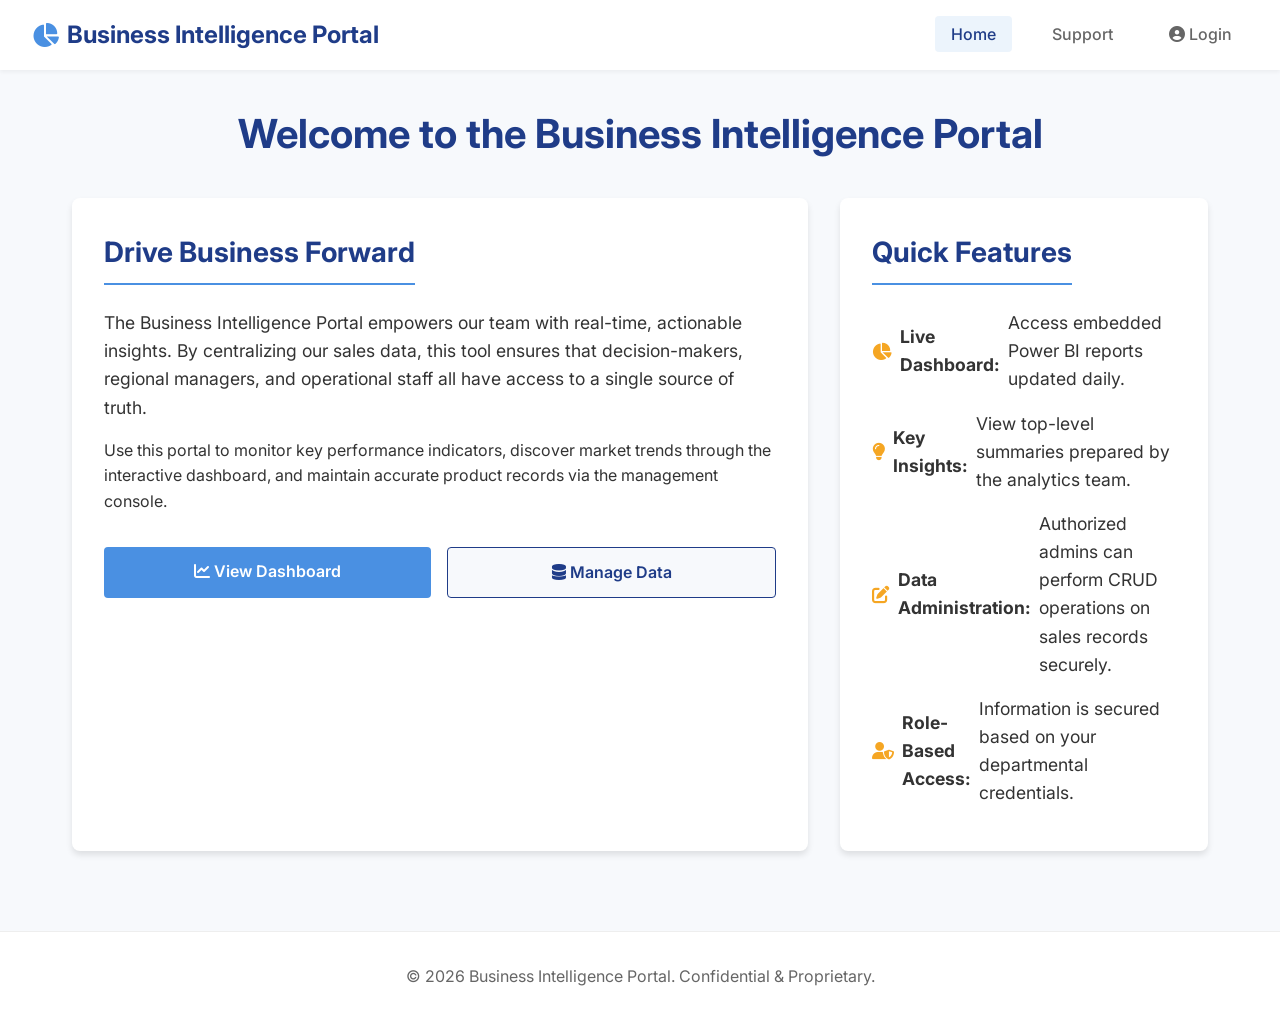
<file: Frontend/index.html>
<!DOCTYPE html>
<html lang="en">
<head>
    <meta charset="UTF-8">
    <meta name="viewport" content="width=device-width, initial-scale=1.0">
    <title>Home - Business Intelligence Portal</title>
    
    <link rel="preconnect" href="https://fonts.googleapis.com">
    <link rel="preconnect" href="https://fonts.gstatic.com" crossorigin>
    <link href="https://fonts.googleapis.com/css2?family=Inter:wght@300;400;500;600;700&display=swap" rel="stylesheet">
    <link rel="stylesheet" href="https://cdnjs.cloudflare.com/ajax/libs/font-awesome/6.4.0/css/all.min.css">
    <link rel="stylesheet" href="static/css/style.css">
</head>
<body>
    <nav class="navbar">
        <a href="index.html" class="nav-brand">
            <i class="fa-solid fa-chart-pie"></i>
            Business Intelligence Portal
        </a>
        <ul class="nav-menu">
            <li><a href="index.html" class="nav-link">Home</a></li>
            <li><a href="dashboard.html" class="nav-link">Dashboard</a></li>
            <li><a href="insights.html" class="nav-link">Insights</a></li>
            <li><a href="manage.html" class="nav-link">Manage Data</a></li>
            <li><a href="about.html" class="nav-link">Support</a></li>
            <li><a href="login.html" class="nav-link"><i class="fa-solid fa-user-circle"></i> Login</a></li>
        </ul>
    </nav>

    <main class="container">
        <h1 class="page-title">Welcome to the Business Intelligence Portal</h1>

        <div class="overview-grid">
            <!-- Business Value Description -->
            <div class="card">
                <h2 class="section-title">Drive Business Forward</h2>
                <p style="margin-bottom: 1rem; font-size: 1.1rem;">
                    The Business Intelligence Portal empowers our team with real-time, actionable insights. 
                    By centralizing our sales data, this tool ensures that decision-makers, regional managers, 
                    and operational staff all have access to a single source of truth.
                </p>
                <p>
                    Use this portal to monitor key performance indicators, discover market trends through 
                    the interactive dashboard, and maintain accurate product records via the management console.
                </p>

                <div style="display: flex; gap: 1rem; margin-top: 2rem;">
                    <a href="dashboard.html" class="btn btn-primary" style="flex: 1;"><i class="fa-solid fa-chart-line"></i> View Dashboard</a>
                    <a href="manage.html" class="btn" style="flex: 1; background-color: var(--bg-color); color: var(--primary-color); border: 1px solid var(--primary-color);"><i class="fa-solid fa-database"></i> Manage Data</a>
                </div>
            </div>

            <!-- Quick Links / Features -->
            <div class="card">
                <h2 class="section-title">Quick Features</h2>
                <ul class="tools-list" style="font-size: 1.1rem;">
                    <li>
                        <i class="fa-solid fa-chart-pie fa-fw"></i>
                        <strong>Live Dashboard:</strong> Access embedded Power BI reports updated daily.
                    </li>
                    <li style="margin-top: 1rem;">
                        <i class="fa-solid fa-lightbulb fa-fw"></i>
                        <strong>Key Insights:</strong> View top-level summaries prepared by the analytics team.
                    </li>
                    <li style="margin-top: 1rem;">
                        <i class="fa-solid fa-pen-to-square fa-fw"></i>
                        <strong>Data Administration:</strong> Authorized admins can perform CRUD operations on sales records securely.
                    </li>
                    <li style="margin-top: 1rem;">
                        <i class="fa-solid fa-user-shield fa-fw"></i>
                        <strong>Role-Based Access:</strong> Information is secured based on your departmental credentials.
                    </li>
                </ul>
            </div>
        </div>
    </main>

    <footer>
        <p>&copy; 2026 Business Intelligence Portal. Confidential & Proprietary.</p>
    </footer>

    <script src="static/js/main.js"></script>
</body>
</html>
</file>
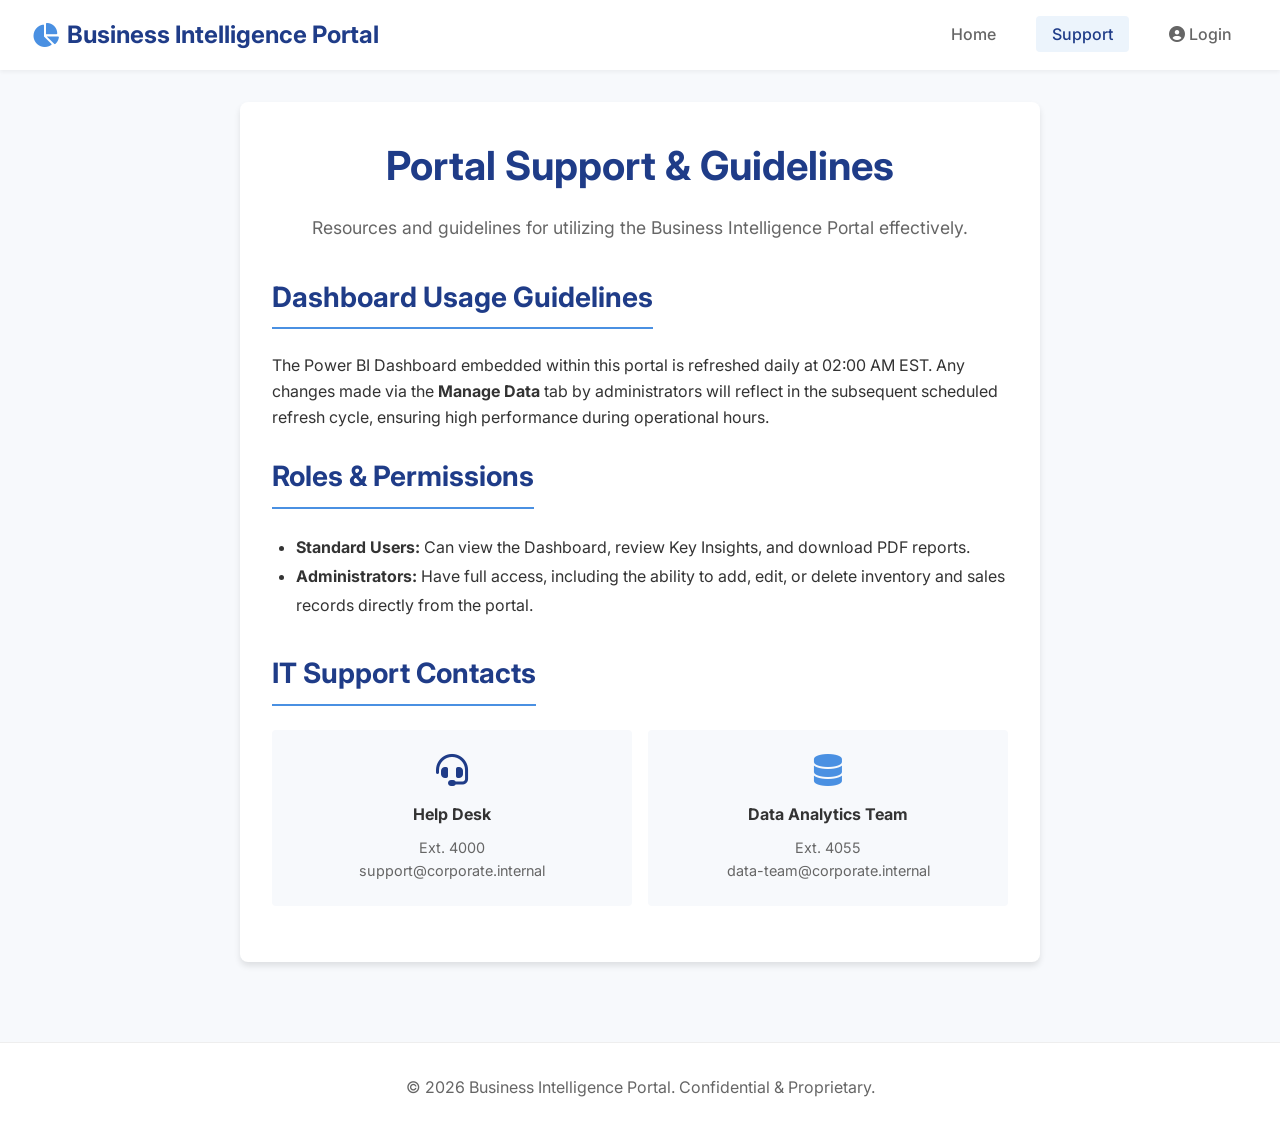
<file: Frontend/about.html>
<!DOCTYPE html>
<html lang="en">
<head>
    <meta charset="UTF-8">
    <meta name="viewport" content="width=device-width, initial-scale=1.0">
    <title>Support - Business Intelligence Portal</title>
    
    <link rel="preconnect" href="https://fonts.googleapis.com">
    <link rel="preconnect" href="https://fonts.gstatic.com" crossorigin>
    <link href="https://fonts.googleapis.com/css2?family=Inter:wght@300;400;500;600;700&display=swap" rel="stylesheet">
    <link rel="stylesheet" href="https://cdnjs.cloudflare.com/ajax/libs/font-awesome/6.4.0/css/all.min.css">
    <link rel="stylesheet" href="static/css/style.css">
</head>
<body>
    <nav class="navbar">
        <a href="index.html" class="nav-brand">
            <i class="fa-solid fa-chart-pie"></i>
            Business Intelligence Portal
        </a>
        <ul class="nav-menu">
            <li><a href="index.html" class="nav-link">Home</a></li>
            <li><a href="dashboard.html" class="nav-link">Dashboard</a></li>
            <li><a href="insights.html" class="nav-link">Insights</a></li>
            <li><a href="manage.html" class="nav-link">Manage Data</a></li>
            <li><a href="about.html" class="nav-link">Support</a></li>
            <li><a href="login.html" class="nav-link"><i class="fa-solid fa-user-circle"></i> Login</a></li>
        </ul>
    </nav>

    <main class="container">
        <div class="card" style="max-width: 800px; margin: 0 auto;">
            <h1 class="page-title" style="margin-bottom: 1rem;">Portal Support & Guidelines</h1>
            
            <p style="font-size: 1.1rem; text-align: center; color: var(--text-light); margin-bottom: 2rem;">
                Resources and guidelines for utilizing the Business Intelligence Portal effectively.
            </p>

            <h2 class="section-title">Dashboard Usage Guidelines</h2>
            <p style="margin-bottom: 1.5rem;">
                The Power BI Dashboard embedded within this portal is refreshed daily at 02:00 AM EST. 
                Any changes made via the <strong>Manage Data</strong> tab by administrators will reflect in the 
                subsequent scheduled refresh cycle, ensuring high performance during operational hours.
            </p>

            <h2 class="section-title">Roles & Permissions</h2>
            <ul style="margin-left: 1.5rem; margin-bottom: 2rem; line-height: 1.8;">
                <li><strong>Standard Users:</strong> Can view the Dashboard, review Key Insights, and download PDF reports.</li>
                <li><strong>Administrators:</strong> Have full access, including the ability to add, edit, or delete inventory and sales records directly from the portal.</li>
            </ul>

            <h2 class="section-title">IT Support Contacts</h2>
            <div style="display: grid; grid-template-columns: 1fr 1fr; gap: 1rem; margin-bottom: 1.5rem;">
                <div style="padding: 1.5rem; background-color: var(--bg-color); border-radius: 4px; text-align: center;">
                    <i class="fa-solid fa-headset fa-2x" style="color: var(--primary-color); margin-bottom: 1rem;"></i>
                    <strong style="color: var(--text-dark); display: block; margin-bottom: 0.5rem;">Help Desk</strong>
                    <p style="color: var(--text-light); font-size: 0.9rem;">Ext. 4000<br>support@corporate.internal</p>
                </div>
                <div style="padding: 1.5rem; background-color: var(--bg-color); border-radius: 4px; text-align: center;">
                    <i class="fa-solid fa-database fa-2x" style="color: var(--secondary-color); margin-bottom: 1rem;"></i>
                    <strong style="color: var(--text-dark); display: block; margin-bottom: 0.5rem;">Data Analytics Team</strong>
                    <p style="color: var(--text-light); font-size: 0.9rem;">Ext. 4055<br>data-team@corporate.internal</p>
                </div>
            </div>
        </div>
    </main>

    <footer>
        <p>&copy; 2026 Business Intelligence Portal. Confidential & Proprietary.</p>
    </footer>

    <script src="static/js/main.js"></script>
</body>
</html>
</file>
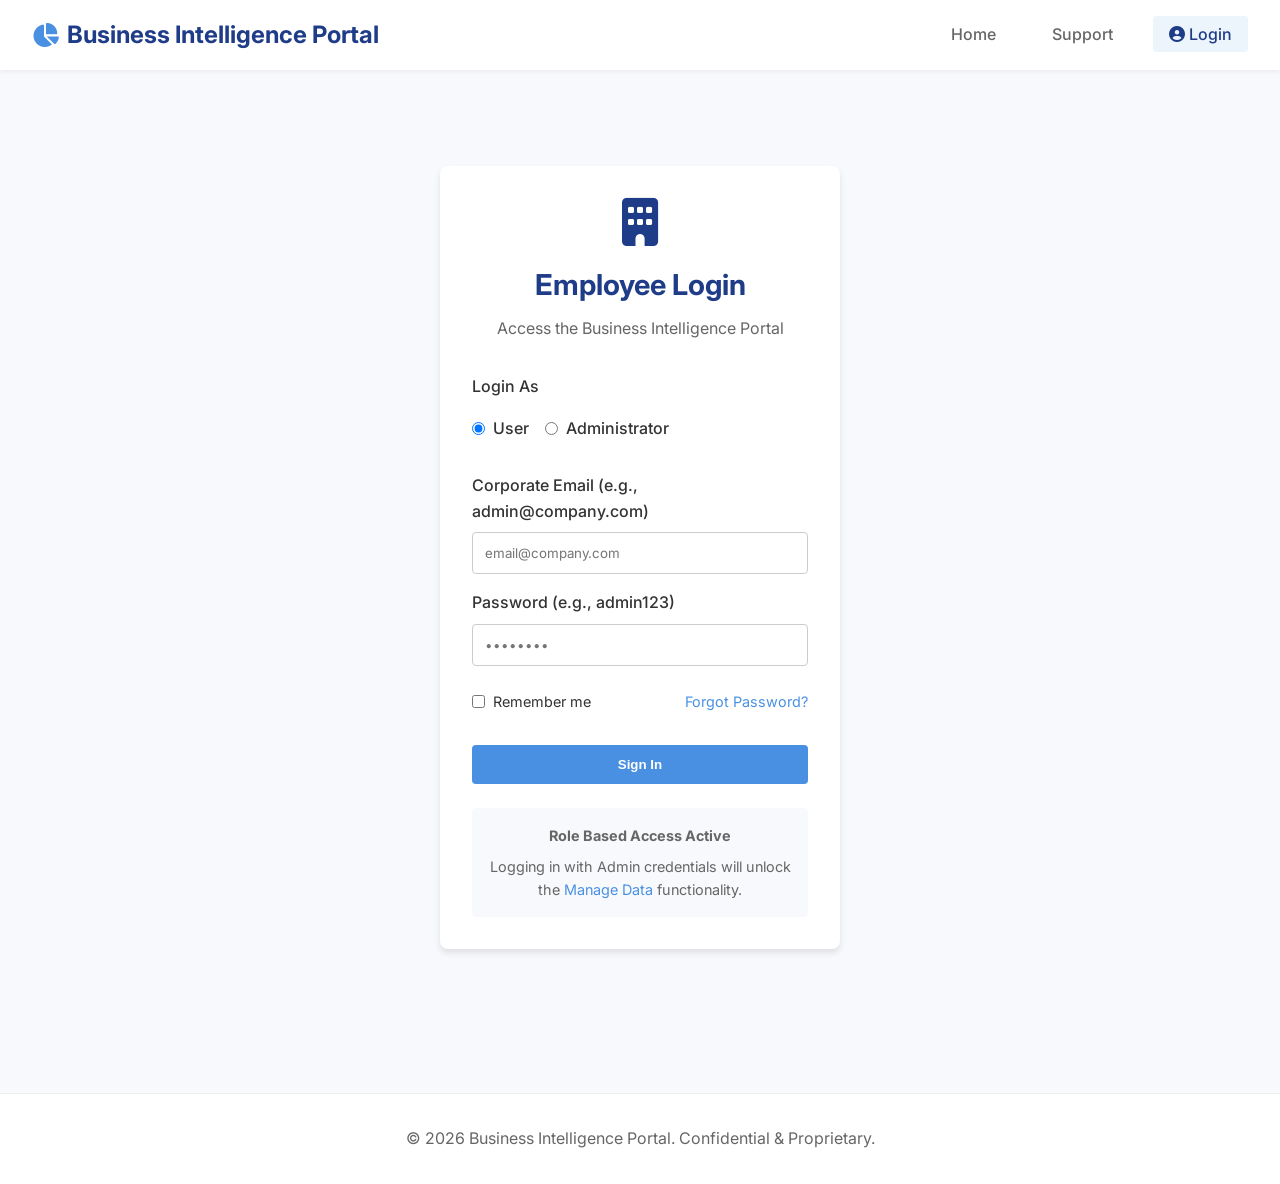
<file: Frontend/dashboard.html>
<!DOCTYPE html>
<html lang="en">
<head>
    <meta charset="UTF-8">
    <meta name="viewport" content="width=device-width, initial-scale=1.0">
    <title>Dashboard - Business Intelligence Portal</title>
    
    <link rel="preconnect" href="https://fonts.googleapis.com">
    <link rel="preconnect" href="https://fonts.gstatic.com" crossorigin>
    <link href="https://fonts.googleapis.com/css2?family=Inter:wght@300;400;500;600;700&display=swap" rel="stylesheet">
    <link rel="stylesheet" href="https://cdnjs.cloudflare.com/ajax/libs/font-awesome/6.4.0/css/all.min.css">
    <link rel="stylesheet" href="static/css/style.css">
</head>
<body>
    <nav class="navbar">
        <a href="index.html" class="nav-brand">
            <i class="fa-solid fa-chart-pie"></i>
            Business Intelligence Portal
        </a>
        <ul class="nav-menu">
            <li><a href="index.html" class="nav-link">Home</a></li>
            <li><a href="dashboard.html" class="nav-link">Dashboard</a></li>
            <li><a href="insights.html" class="nav-link">Insights</a></li>
            <li><a href="manage.html" class="nav-link">Manage Data</a></li>
            <li><a href="about.html" class="nav-link">Support</a></li>
            <li><a href="login.html" class="nav-link"><i class="fa-solid fa-user-circle"></i> Login</a></li>
        </ul>
    </nav>

    <main class="container">
        <div style="display: flex; justify-content: space-between; align-items: center; margin-bottom: 1.5rem;">
            <h1 class="page-title" style="margin-bottom: 0;">Sales Performance Dashboard</h1>
            <div style="display: flex; gap: 0.5rem;">
                <button class="btn btn-primary" onclick="alert('Data refresh will trigger an extraction from the primary DB.')">
                    <i class="fa-solid fa-rotate-right"></i> Refresh Data
                </button>
                <button class="btn btn-primary" id="openEmbedModalBtn" style="background-color: var(--primary-color);">
                    <i class="fa-solid fa-gears"></i> Embed Dashboard
                </button>
            </div>
        </div>

        <div class="kpi-strip" id="dashboard-kpi-strip">
            <!-- Dynamic KPIs injected by main.js -->
            <div class="kpi-card-mini pulse-hover">
                <div class="kpi-icon-wrap icon-blue"><i class="fa-solid fa-dollar-sign"></i></div>
                <div class="kpi-info">
                    <span class="kpi-label">Total Sales</span>
                    <span class="kpi-val" id="dash-kpi-total">Loading...</span>
                </div>
            </div>
            <div class="kpi-card-mini pulse-hover">
                <div class="kpi-icon-wrap icon-green"><i class="fa-solid fa-money-bill-trend-up"></i></div>
                <div class="kpi-info">
                    <span class="kpi-label">Avg Sales</span>
                    <span class="kpi-val" id="dash-kpi-avg">Loading...</span>
                </div>
            </div>
            <div class="kpi-card-mini pulse-hover">
                <div class="kpi-icon-wrap icon-orange"><i class="fa-solid fa-earth-americas"></i></div>
                <div class="kpi-info">
                    <span class="kpi-label">Top Region</span>
                    <span class="kpi-val" id="dash-kpi-region" style="font-size: 1.2rem;">Loading...</span>
                </div>
            </div>
            <div class="kpi-card-mini pulse-hover">
                <div class="kpi-icon-wrap icon-purple"><i class="fa-solid fa-boxes-stacked"></i></div>
                <div class="kpi-info">
                    <span class="kpi-label">Top Product</span>
                    <span class="kpi-val" id="dash-kpi-product" style="font-size: 1.2rem;">Loading...</span>
                </div>
            </div>
        </div>

        <div class="card" style="padding: 1rem;">
            <div class="dashboard-container">
                <!-- 
                Replace the div below with an actual iframe when integrating with Power BI.
                Example:
                <iframe title="Sales Dashboard" class="dashboard-iframe" src="YOUR_POWER_BI_EMBED_URL" frameborder="0" allowFullScreen="true"></iframe>
                -->
                <div class="placeholder-text">
                    <i class="fa-solid fa-chart-line fa-4x" style="color: var(--secondary-color);"></i>
                    <div>Power BI Dashboard Embedded Here</div>
                    <small style="font-weight: normal; font-size: 1rem;">(Interactive iframe placeholder)</small>
                </div>
            </div>
            <p class="dashboard-caption">Interactive Power BI Dashboard — Use filters within the dashboard to drill down into specific regional and product metrics.</p>
        </div>
    </main>

    <footer>
        <p>&copy; 2026 Business Intelligence Portal. Confidential & Proprietary.</p>
    </footer>

    <!-- Embed Dashboard Modal -->
    <div class="modal-overlay" id="embedModal">
        <div class="modal-content">
            <button class="modal-close" id="closeEmbedModalBtn">&times;</button>
            <h2 class="modal-header" style="margin-bottom: 0.5rem;">Configure Power BI Dashboard</h2>
            <div style="font-size: 0.9rem; color: var(--text-light); margin-bottom: 1.5rem;">
                Configuring dashboard for user: <strong id="currentUserDisplay" style="color: var(--primary-color);">default</strong>
            </div>
            <form id="embedForm" class="login-form">
                <div class="form-group">
                    <label for="powerBiUrl">Power BI Embed URL or iframe code</label>
                    <textarea id="powerBiUrl" rows="4" style="padding: 0.75rem; border: 1px solid #ccc; border-radius: 4px; font-family: inherit; resize: vertical;" placeholder="Paste your Power BI Publish-to-Web link or iframe code here..."></textarea>
                    <small style="color: var(--text-light); font-size: 0.85rem; margin-top: 0.25rem;">
                        In Power BI Desktop or Service, go to <strong>File -> Share -> Publish to web (public)</strong> or <strong>Embed report</strong>, and copy the link or iframe HTML code.
                    </small>
                </div>
                <div style="display: flex; gap: 1rem; justify-content: flex-end; margin-top: 1.5rem;">
                    <button type="button" class="btn" id="clearEmbedBtn" style="background-color: #e74c3c; color: var(--white); font-weight: 500; padding: 0.5rem 1rem;">Reset to Default</button>
                    <button type="submit" class="btn btn-primary" style="font-weight: 500; padding: 0.5rem 1rem;">Save & Apply</button>
                </div>
            </form>
        </div>
    </div>

    <script src="static/js/main.js"></script>
</body>
</html>
</file>
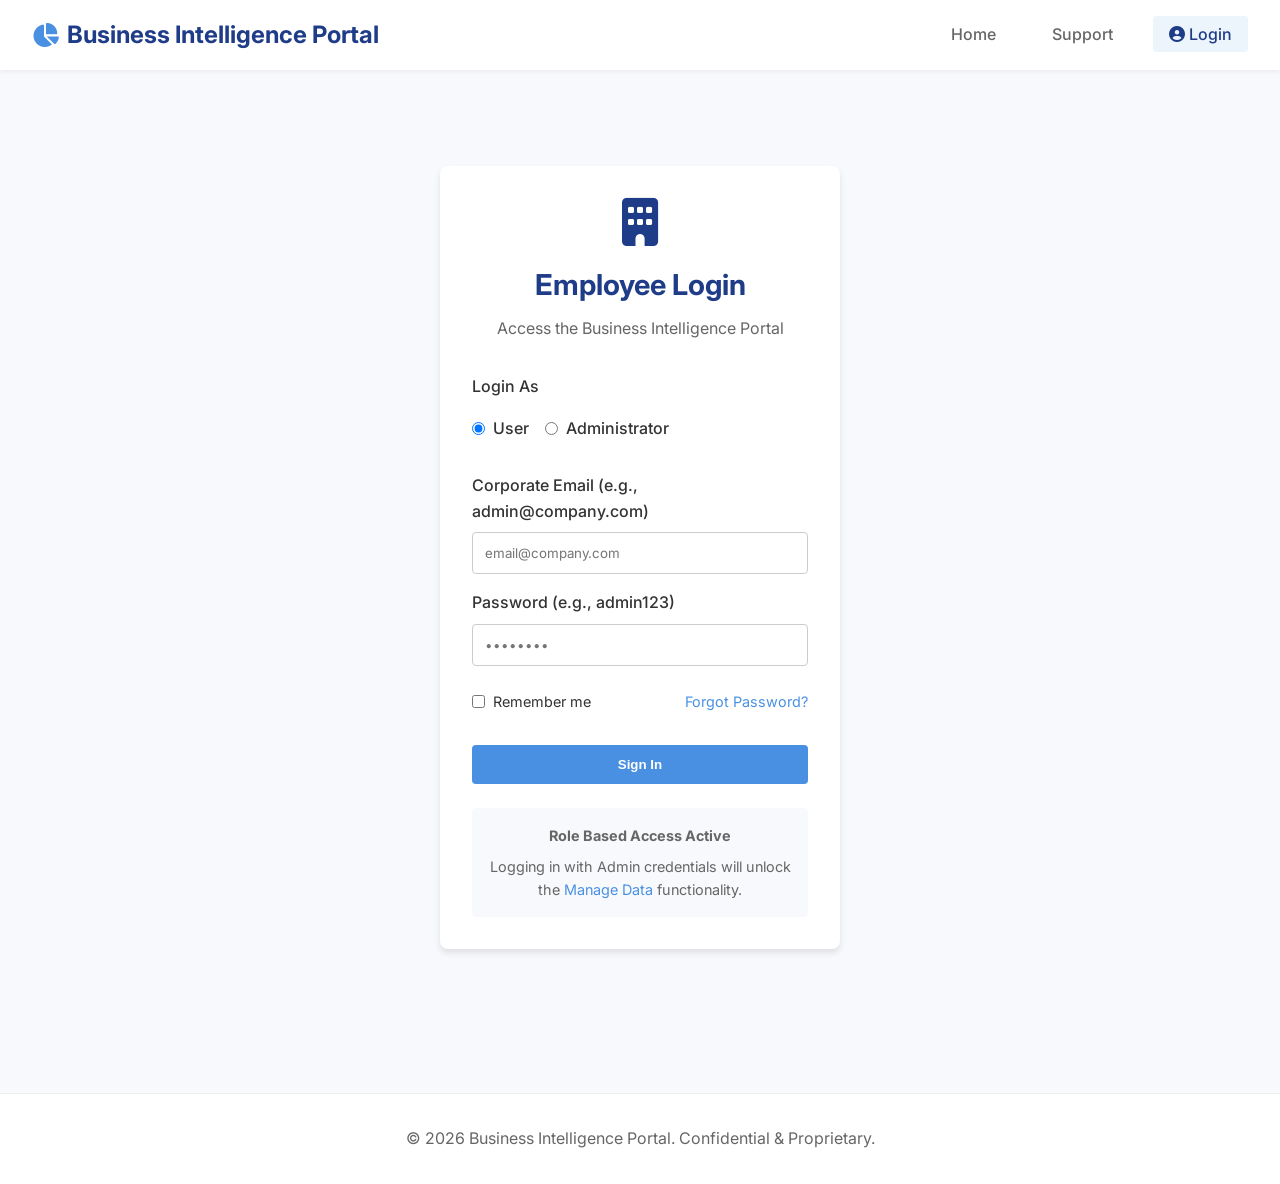
<file: Frontend/insights.html>
<!DOCTYPE html>
<html lang="en">
<head>
    <meta charset="UTF-8">
    <meta name="viewport" content="width=device-width, initial-scale=1.0">
    <title>Insights - Business Intelligence Portal</title>
    
    <link rel="preconnect" href="https://fonts.googleapis.com">
    <link rel="preconnect" href="https://fonts.gstatic.com" crossorigin>
    <link href="https://fonts.googleapis.com/css2?family=Inter:wght@300;400;500;600;700&display=swap" rel="stylesheet">
    <link rel="stylesheet" href="https://cdnjs.cloudflare.com/ajax/libs/font-awesome/6.4.0/css/all.min.css">
    <link rel="stylesheet" href="static/css/style.css">
</head>
<body>
    <nav class="navbar">
        <a href="index.html" class="nav-brand">
            <i class="fa-solid fa-chart-pie"></i>
            Business Intelligence Portal
        </a>
        <ul class="nav-menu">
            <li><a href="index.html" class="nav-link">Home</a></li>
            <li><a href="dashboard.html" class="nav-link">Dashboard</a></li>
            <li><a href="insights.html" class="nav-link">Insights</a></li>
            <li><a href="manage.html" class="nav-link">Manage Data</a></li>
            <li><a href="about.html" class="nav-link">Support</a></li>
            <li><a href="login.html" class="nav-link"><i class="fa-solid fa-user-circle"></i> Login</a></li>
        </ul>
    </nav>

    <main class="container">
        <h1 class="page-title">Key Business Insights</h1>

        <div class="insights-grid">
            <!-- Insight 1 -->
            <div class="card insight-card pulse-hover">
                <i class="fa-solid fa-earth-americas insight-icon"></i>
                <h3 style="color: var(--text-light); font-weight: 500;">Top Performing Region</h3>
                <div class="insight-value" id="kpi-best-region">North America</div>
                <p style="color: var(--text-light); font-size: 0.9rem;">Leading in overall sales volume and YoY growth. Consistent performance across all quarters.</p>
            </div>

            <!-- Insight 2 -->
            <div class="card insight-card pulse-hover" style="border-top-color: var(--primary-color);">
                <i class="fa-solid fa-boxes-stacked insight-icon" style="color: var(--primary-color);"></i>
                <h3 style="color: var(--text-light); font-weight: 500;">Best Selling Category</h3>
                <div class="insight-value" id="kpi-top-category">Electronics</div>
                <p style="color: var(--text-light); font-size: 0.9rem;">Contributes to 42% of total revenue. High margin products driving profitability.</p>
            </div>

            <!-- Insight 3 -->
            <div class="card insight-card pulse-hover" style="border-top-color: #2ECC71;">
                <i class="fa-solid fa-arrow-trend-up insight-icon" style="color: #2ECC71;"></i>
                <h3 style="color: var(--text-light); font-weight: 500;">Monthly Sales Trend</h3>
                <div class="insight-value" id="kpi-growth">+15.4%</div>
                <p style="color: var(--text-light); font-size: 0.9rem;">Strong upward trajectory observed in Q3 compared to the previous quarter averages.</p>
            </div>
        </div>

        <div class="card" style="margin-top: 2rem;">
            <h2 class="section-title">Detailed Analysis Notes</h2>
            <div style="line-height: 1.8;">
                <p><strong>Customer Demographics:</strong> The target demographic continues to shift towards the 25-34 age group, indicating a need for optimized mobile marketing campaigns.</p>
                <hr style="border: none; border-top: 1px solid #eee; margin: 1rem 0;">
                <p><strong>Inventory Management:</strong> Stockouts in the "Home Appliances" category impacted potential revenue by an estimated 5%. Please review the <em>Manage Data</em> tab to update inventory targets.</p>
                <hr style="border: none; border-top: 1px solid #eee; margin: 1rem 0;">
                <p><strong>Action Item:</strong> Focus promotional efforts on the "Accessories" category in the EU region to boost lagging Q4 projections.</p>
            </div>
        </div>
    </main>

    <footer>
        <p>&copy; 2026 Business Intelligence Portal. Confidential & Proprietary.</p>
    </footer>

    <script src="static/js/main.js"></script>
</body>
</html>
</file>
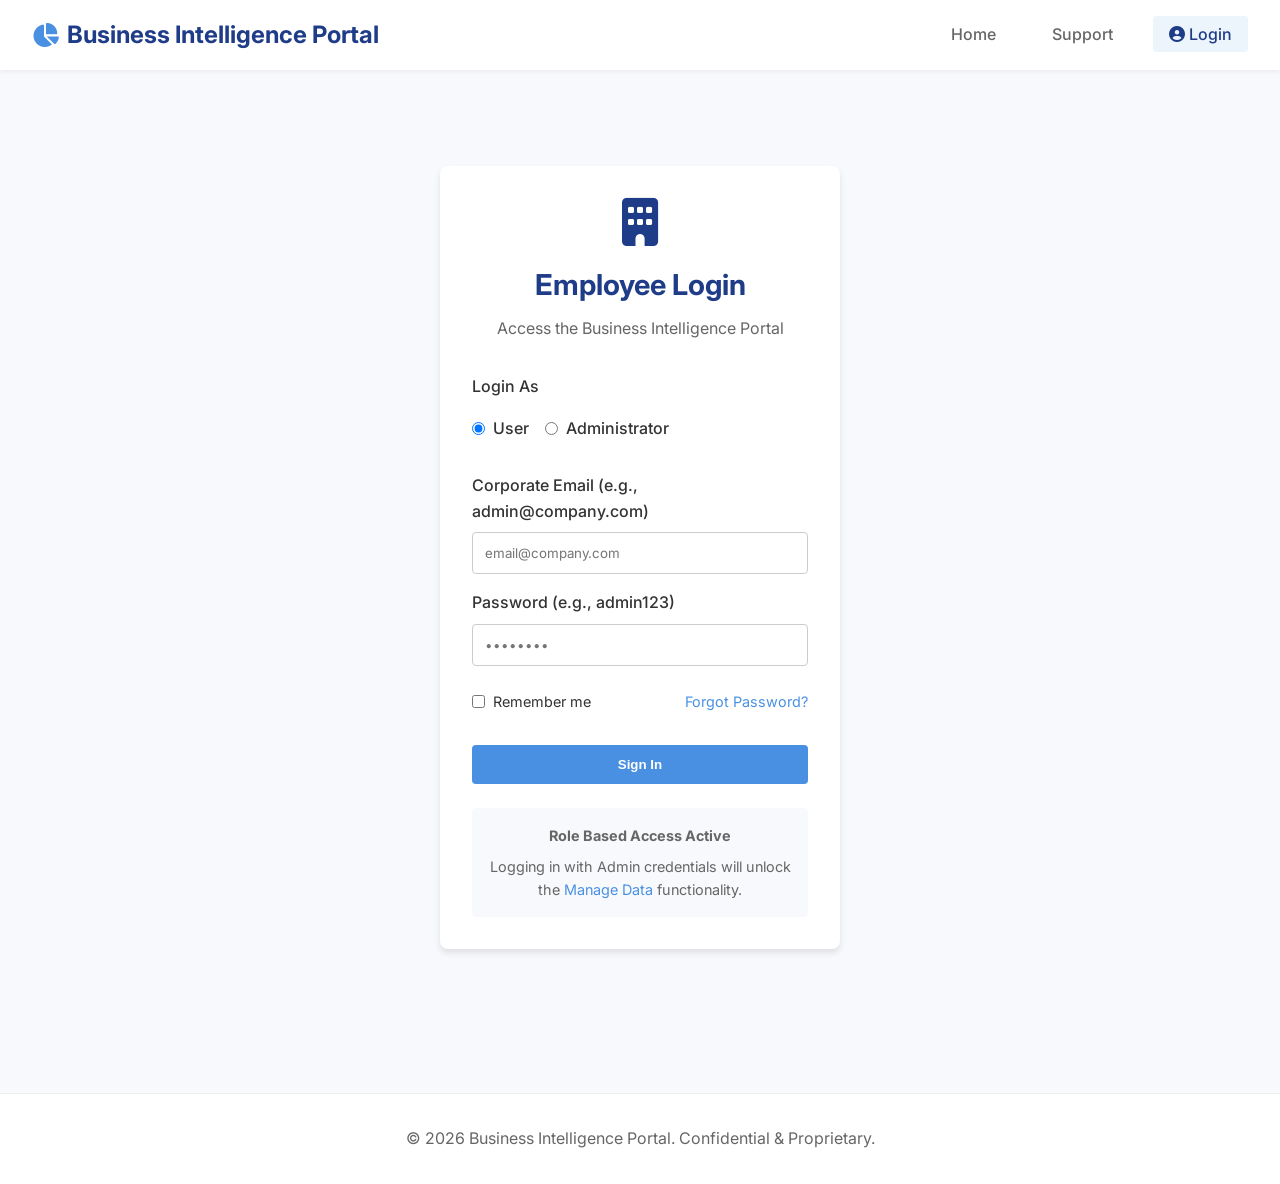
<file: Frontend/login.html>
<!DOCTYPE html>
<html lang="en">
<head>
    <meta charset="UTF-8">
    <meta name="viewport" content="width=device-width, initial-scale=1.0">
    <title>Login - Business Intelligence Portal</title>
    
    <link rel="preconnect" href="https://fonts.googleapis.com">
    <link rel="preconnect" href="https://fonts.gstatic.com" crossorigin>
    <link href="https://fonts.googleapis.com/css2?family=Inter:wght@300;400;500;600;700&display=swap" rel="stylesheet">
    <link rel="stylesheet" href="https://cdnjs.cloudflare.com/ajax/libs/font-awesome/6.4.0/css/all.min.css">
    <link rel="stylesheet" href="static/css/style.css">
</head>
<body>
    <nav class="navbar">
        <a href="index.html" class="nav-brand">
            <i class="fa-solid fa-chart-pie"></i>
            Business Intelligence Portal
        </a>
        <ul class="nav-menu">
            <li><a href="index.html" class="nav-link">Home</a></li>
            <li><a href="dashboard.html" class="nav-link">Dashboard</a></li>
            <li><a href="insights.html" class="nav-link">Insights</a></li>
            <li><a href="manage.html" class="nav-link">Manage Data</a></li>
            <li><a href="about.html" class="nav-link">Support</a></li>
            <li><a href="login.html" class="nav-link"><i class="fa-solid fa-user-circle"></i> Login</a></li>
        </ul>
    </nav>

    <main class="container">
        <div class="login-container">
            <div class="card">
                <div style="text-align: center; margin-bottom: 2rem;">
                    <i class="fa-solid fa-building fa-3x" style="color: var(--primary-color); margin-bottom: 1rem;"></i>
                    <h1 style="color: var(--primary-color); font-size: 1.8rem;">Employee Login</h1>
                    <p style="color: var(--text-light); margin-top: 0.5rem;">Access the Business Intelligence Portal</p>
                </div>

                <form class="login-form" id="loginForm">
                    <div class="form-group" style="margin-bottom: 1rem;">
                        <label>Login As</label>
                        <div style="display: flex; gap: 1rem; margin-top: 0.5rem;">
                            <label style="cursor: pointer; display: flex; align-items: center; gap: 0.5rem;">
                                <input type="radio" name="role" value="user" checked> User
                            </label>
                            <label style="cursor: pointer; display: flex; align-items: center; gap: 0.5rem;">
                                <input type="radio" name="role" value="admin"> Administrator
                            </label>
                        </div>
                    </div>

                    <div class="form-group">
                        <label for="username">Corporate Email (e.g., admin@company.com)</label>
                        <input type="text" id="username" name="username" placeholder="email@company.com" required>
                    </div>
                    
                    <div class="form-group">
                        <label for="password">Password (e.g., admin123)</label>
                        <input type="password" id="password" name="password" placeholder="••••••••" required>
                    </div>

                    <div style="display: flex; justify-content: space-between; align-items: center; margin-top: 0.5rem; font-size: 0.9rem;">
                        <label style="display: flex; align-items: center; gap: 0.5rem; cursor: pointer;">
                            <input type="checkbox" name="remember"> Remember me
                        </label>
                        <a href="#" style="color: var(--secondary-color);">Forgot Password?</a>
                    </div>

                    <button type="submit" class="btn btn-primary" style="margin-top: 1rem; width: 100%;">Sign In</button>
                </form>

                <div style="text-align: center; margin-top: 1.5rem; font-size: 0.9rem; color: var(--text-light); padding: 1rem; background-color: var(--bg-color); border-radius: 4px;">
                    <p style="margin-bottom: 0.5rem;"><strong>Role Based Access Active</strong></p>
                    <p>Logging in with Admin credentials will unlock the <a href="manage.html" style="color: var(--secondary-color);">Manage Data</a> functionality.</p>
                </div>
            </div>
        </div>
    </main>

    <footer>
        <p>&copy; 2026 Business Intelligence Portal. Confidential & Proprietary.</p>
    </footer>

    <script src="static/js/main.js"></script>
</body>
</html>
</file>
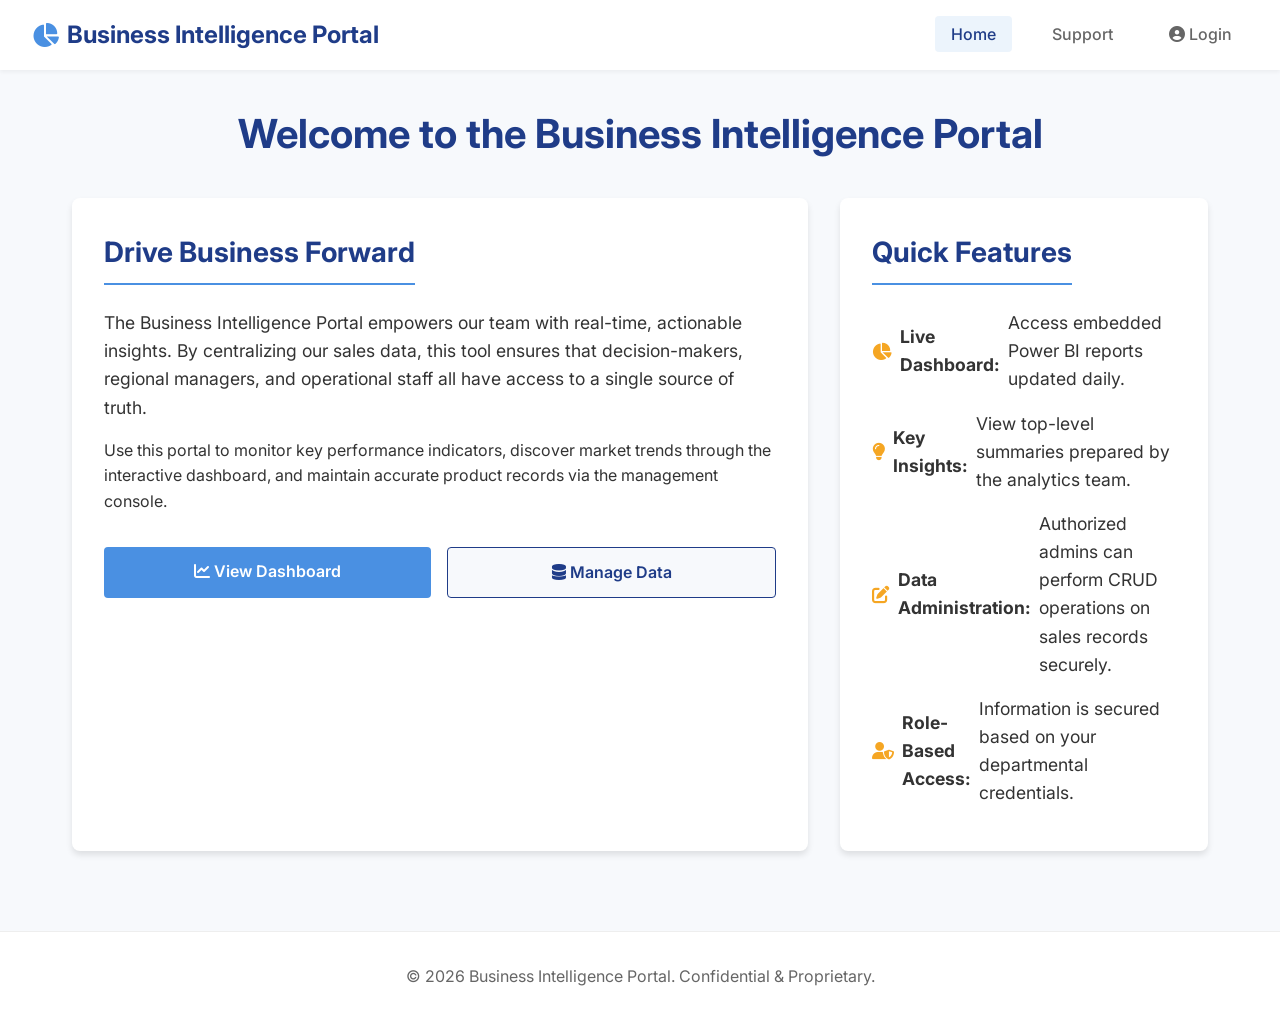
<file: Frontend/manage.html>
<!DOCTYPE html>
<html lang="en">
<head>
    <meta charset="UTF-8">
    <meta name="viewport" content="width=device-width, initial-scale=1.0">
    <title>Manage Data - Business Intelligence Dashboard</title>
    
    <link rel="preconnect" href="https://fonts.googleapis.com">
    <link rel="preconnect" href="https://fonts.gstatic.com" crossorigin>
    <link href="https://fonts.googleapis.com/css2?family=Inter:wght@300;400;500;600;700&display=swap" rel="stylesheet">
    <link rel="stylesheet" href="https://cdnjs.cloudflare.com/ajax/libs/font-awesome/6.4.0/css/all.min.css">
    <link rel="stylesheet" href="static/css/style.css">
</head>
<body>
    <nav class="navbar">
        <a href="index.html" class="nav-brand">
            <i class="fa-solid fa-chart-pie"></i>
            Business Intelligence Portal
        </a>
        <ul class="nav-menu">
            <li><a href="index.html" class="nav-link">Home</a></li>
            <li><a href="dashboard.html" class="nav-link">Dashboard</a></li>
            <li><a href="insights.html" class="nav-link">Insights</a></li>
            <li><a href="manage.html" class="nav-link">Manage Data</a></li>
            <li><a href="about.html" class="nav-link">Support</a></li>
            <li><a href="login.html" class="nav-link"><i class="fa-solid fa-user-circle"></i> Login</a></li>
        </ul>
    </nav>

    <main class="container">
        <div style="display: flex; justify-content: space-between; align-items: center; margin-bottom: 1.5rem;">
            <h1 class="page-title" style="margin-bottom: 0;">Product Data Management</h1>
            <button class="btn btn-primary" id="openModalBtn">
                <i class="fa-solid fa-plus"></i> Add New Product
            </button>
        </div>

        <div class="card">
            <h2 class="section-title" style="font-size: 1.25rem;">Active Inventory Records</h2>
            <p style="color: var(--text-light); margin-bottom: 1rem;">Administrator privileges allow you to insert, update, or delete records. Changes here will propagate to the SQL Server and update the Power BI dashboard accordingly.</p>
            
            <div class="table-container">
                <table class="data-table">
                    <thead>
                        <tr>
                            <th>Product ID</th>
                            <th>Product Name</th>
                            <th>Category</th>
                            <th>Price</th>
                            <th>Date</th>
                            <th>Region</th>
                            <th>Status</th>
                            <th>Actions</th>
                        </tr>
                    </thead>
                    <tbody id="salesData">
                        <!-- Data will be injected here by main.js -->
                    </tbody>
                </table>
            </div>
        </div>
    </main>

    <footer>
        <p>&copy; 2026 Business Intelligence Portal. Confidential & Proprietary.</p>
    </footer>

    <!-- Add Product Modal -->
    <div class="modal-overlay" id="addProductModal">
        <div class="modal-content">
            <button class="modal-close" id="closeModalBtn"><i class="fa-solid fa-times"></i></button>
            <h2 class="modal-header">Add New Product</h2>
            <form id="addProductForm" class="login-form">
                <div class="form-group">
                    <label for="productName">Product Name</label>
                    <input type="text" id="productName" name="productName" required>
                </div>
                <div class="form-group">
                    <label for="categorySelect">Category</label>
                    <select id="categorySelect" name="categorySelect" required onchange="toggleNewCategory()">
                        <option value="" disabled selected>Select a category</option>
                        <option value="Electronics">Electronics</option>
                        <option value="Accessories">Accessories</option>
                        <option value="Misc">Misc</option>
                        <option value="Other">Other (Add New)</option>
                    </select>
                    <input type="text" id="newCategory" name="newCategory" placeholder="Enter new category name" style="display: none; margin-top: 0.5rem;">
                </div>
                <div class="form-group">
                    <label for="price">Price (₹)</label>
                    <input type="number" id="price" name="price" step="0.01" required>
                </div>
                <div class="form-group">
                    <label for="quantity">Quantity in Stock</label>
                    <input type="number" id="quantity" name="quantity" required>
                </div>
                <div class="form-group">
                    <label for="date">Date</label>
                    <input type="date" id="date" name="date" required>
                </div>
                <div class="form-group">
                    <label for="regionSelect">Region</label>
                    <select id="regionSelect" name="regionSelect" required onchange="toggleNewRegion()">
                        <option value="" disabled selected>Select a region</option>
                        <option value="West">West</option>
                        <option value="North">North</option>
                        <option value="East">East</option>
                        <option value="South">South</option>
                        <option value="Central">Central</option>
                        <option value="North America">North America</option>
                        <option value="Other">Other (Add New)</option>
                    </select>
                    <input type="text" id="newRegion" name="newRegion" placeholder="Enter new region name" style="display: none; margin-top: 0.5rem;">
                </div>
                <button type="submit" class="btn btn-primary" style="margin-top: 1rem;">Save Product</button>
            </form>
        </div>
    </div>

    <!-- Edit Product Modal -->
    <div class="modal-overlay" id="editProductModal">
        <div class="modal-content">
            <button class="modal-close" id="closeEditModalBtn"><i class="fa-solid fa-times"></i></button>
            <h2 class="modal-header">Edit Product</h2>
            <form id="editProductForm" class="login-form">
                <input type="hidden" id="editProductId" name="editProductId">
                <div class="form-group">
                    <label for="editProductName">Product Name</label>
                    <input type="text" id="editProductName" name="editProductName" required>
                </div>
                <div class="form-group">
                    <label for="editCategorySelect">Category</label>
                    <select id="editCategorySelect" name="editCategorySelect" required onchange="toggleEditNewCategory()">
                        <option value="" disabled>Select a category</option>
                        <option value="Electronics">Electronics</option>
                        <option value="Accessories">Accessories</option>
                        <option value="Misc">Misc</option>
                        <option value="Other">Other (Add New)</option>
                    </select>
                    <input type="text" id="editNewCategory" name="editNewCategory" placeholder="Enter new category name" style="display: none; margin-top: 0.5rem;">
                </div>
                <div class="form-group">
                    <label for="editPrice">Price (₹)</label>
                    <input type="number" id="editPrice" name="editPrice" step="0.01" required>
                </div>
                <div class="form-group">
                    <label for="editQuantity">Quantity in Stock</label>
                    <input type="number" id="editQuantity" name="editQuantity" required>
                </div>
                <div class="form-group">
                    <label for="editDate">Date</label>
                    <input type="date" id="editDate" name="editDate" required>
                </div>
                <div class="form-group">
                    <label for="editRegionSelect">Region</label>
                    <select id="editRegionSelect" name="editRegionSelect" required onchange="toggleEditNewRegion()">
                        <option value="" disabled>Select a region</option>
                        <option value="West">West</option>
                        <option value="North">North</option>
                        <option value="East">East</option>
                        <option value="South">South</option>
                        <option value="Central">Central</option>
                        <option value="North America">North America</option>
                        <option value="Other">Other (Add New)</option>
                    </select>
                    <input type="text" id="editNewRegion" name="editNewRegion" placeholder="Enter new region name" style="display: none; margin-top: 0.5rem;">
                </div>
                <button type="submit" class="btn btn-primary" style="margin-top: 1rem;">Update Product</button>
            </form>
        </div>
    </div>

    <script src="static/js/main.js"></script>
</body>
</html>
</file>
<file: Frontend/static/css/style.css>
/* Colors and Variables */
:root {
  --primary-color: #1F3C88;
  --secondary-color: #4A90E2;
  --accent-color: #F5A623;
  --bg-color: #F7F9FC;
  --text-dark: #333333;
  --text-light: #666666;
  --white: #FFFFFF;
  --shadow-sm: 0 2px 4px rgba(0,0,0,0.05);
  --shadow-md: 0 4px 6px rgba(0,0,0,0.1);
  --shadow-lg: 0 10px 15px rgba(0,0,0,0.1);
  --transition-speed: 0.3s;
}

/* Global Styles */
* {
  margin: 0;
  padding: 0;
  box-sizing: border-box;
}

body {
  font-family: 'Inter', 'Segoe UI', Tahoma, Geneva, Verdana, sans-serif;
  background-color: var(--bg-color);
  color: var(--text-dark);
  line-height: 1.6;
}

a {
  text-decoration: none;
  color: inherit;
}

/* Navbar */
.navbar {
  background-color: var(--white);
  padding: 1rem 2rem;
  display: flex;
  justify-content: space-between;
  align-items: center;
  box-shadow: var(--shadow-sm);
  position: sticky;
  top: 0;
  z-index: 1000;
}

.nav-brand {
  font-size: 1.5rem;
  font-weight: 700;
  color: var(--primary-color);
  display: flex;
  align-items: center;
  gap: 0.5rem;
}

.nav-brand i {
  color: var(--secondary-color);
}

.nav-menu {
  display: flex;
  list-style: none;
  gap: 1.5rem;
}

.nav-link {
  font-weight: 500;
  color: var(--text-light);
  padding: 0.5rem 1rem;
  border-radius: 4px;
  transition: all var(--transition-speed) ease;
}

.nav-link:hover, .nav-link.active {
  color: var(--primary-color);
  background-color: rgba(74, 144, 226, 0.1);
}

/* Container */
.container {
  max-width: 1200px;
  margin: 0 auto;
  padding: 2rem;
}

/* Cards */
.card {
  background-color: var(--white);
  border-radius: 8px;
  padding: 2rem;
  box-shadow: var(--shadow-md);
  transition: transform var(--transition-speed) ease, box-shadow var(--transition-speed) ease;
}

.card:hover {
  transform: translateY(-5px);
  box-shadow: var(--shadow-lg);
}

.card-title {
  color: var(--primary-color);
  margin-bottom: 1rem;
  font-size: 1.25rem;
}

/* Typography */
.page-title {
  text-align: center;
  color: var(--primary-color);
  margin-bottom: 2rem;
  font-size: 2.5rem;
}

.section-title {
  color: var(--primary-color);
  margin-bottom: 1.5rem;
  font-size: 1.75rem;
  border-bottom: 2px solid var(--secondary-color);
  display: inline-block;
  padding-bottom: 0.5rem;
}

/* Buttons */
.btn {
  display: inline-block;
  padding: 0.75rem 1.5rem;
  border-radius: 4px;
  font-weight: 600;
  text-align: center;
  cursor: pointer;
  transition: background-color var(--transition-speed) ease;
  border: none;
}

.btn-primary {
  background-color: var(--secondary-color);
  color: var(--white);
}

.btn-primary:hover {
  background-color: var(--primary-color);
}

/* Overview Page Specific */
.overview-grid {
  display: grid;
  grid-template-columns: 1fr;
  gap: 2rem;
}

@media (min-width: 768px) {
  .overview-grid {
    grid-template-columns: 2fr 1fr;
  }
}

.process-flow {
  display: flex;
  align-items: center;
  justify-content: space-between;
  margin-top: 2rem;
  flex-wrap: wrap;
  gap: 1rem;
}

.process-step {
  text-align: center;
  background-color: var(--white);
  padding: 1.5rem;
  border-radius: 8px;
  box-shadow: var(--shadow-sm);
  flex: 1;
  min-width: 150px;
  position: relative;
  border: 1px solid rgba(74, 144, 226, 0.2);
}

.process-arrow {
  color: var(--accent-color);
  font-size: 1.5rem;
}

.tools-list {
  list-style: none;
}

.tools-list li {
  margin-bottom: 0.75rem;
  display: flex;
  align-items: center;
  gap: 0.5rem;
}

.tools-list i {
  color: var(--accent-color);
}

/* Dashboard Page Specific */
.dashboard-container {
  width: 100%;
  height: 80vh;
  min-height: 600px;
  background-color: #E2E8F0; /* Placeholder color */
  border-radius: 8px;
  overflow: hidden;
  box-shadow: var(--shadow-md);
  position: relative;
  display: flex;
  align-items: center;
  justify-content: center;
}

.dashboard-iframe {
  width: 100%;
  height: 100%;
  border: none;
}

.dashboard-caption {
  text-align: center;
  margin-top: 1rem;
  color: var(--text-light);
  font-style: italic;
}

.placeholder-text {
  position: absolute;
  color: var(--text-light);
  font-size: 1.5rem;
  font-weight: 500;
  display: flex;
  flex-direction: column;
  align-items: center;
  gap: 1rem;
}

/* Insights Page Specific */
.insights-grid {
  display: grid;
  grid-template-columns: repeat(auto-fit, minmax(300px, 1fr));
  gap: 2rem;
}

.insight-card {
  text-align: center;
  border-top: 4px solid var(--accent-color);
}

.insight-icon {
  font-size: 2.5rem;
  color: var(--secondary-color);
  margin-bottom: 1rem;
}

.insight-value {
  font-size: 2rem;
  font-weight: 700;
  color: var(--primary-color);
  margin: 0.5rem 0;
}

/* Login Page Specific */
.login-container {
  max-width: 400px;
  margin: 4rem auto;
}

.login-form {
  display: flex;
  flex-direction: column;
  gap: 1rem;
}

.form-group {
  display: flex;
  flex-direction: column;
  gap: 0.5rem;
}

.form-group label {
  font-weight: 500;
  color: var(--text-dark);
}

.form-group input {
  padding: 0.75rem;
  border: 1px solid #ccc;
  border-radius: 4px;
  font-family: inherit;
}

.form-group input:focus {
  outline: none;
  border-color: var(--secondary-color);
  box-shadow: 0 0 0 2px rgba(74, 144, 226, 0.2);
}

/* Footer */
footer {
  text-align: center;
  padding: 2rem;
  background-color: var(--white);
  color: var(--text-light);
  margin-top: 3rem;
  border-top: 1px solid #eee;
}

/* Data Table Specific */
.table-container {
  overflow-x: auto;
  margin-top: 1.5rem;
}

.data-table {
  width: 100%;
  border-collapse: collapse;
  text-align: left;
}

.data-table th, .data-table td {
  padding: 1rem;
  border-bottom: 1px solid #eee;
}

.data-table th {
  background-color: var(--bg-color);
  color: var(--text-dark);
  font-weight: 600;
}

.data-table tbody tr:hover {
  background-color: #fcfcfc;
}

.action-btn {
  padding: 0.4rem 0.8rem;
  border-radius: 4px;
  font-size: 0.85rem;
  font-weight: 500;
  cursor: pointer;
  border: none;
  margin-right: 0.5rem;
  transition: all var(--transition-speed) ease;
}

.btn-edit {
  background-color: rgba(74, 144, 226, 0.1);
  color: var(--secondary-color);
}

.btn-edit:hover {
  background-color: var(--secondary-color);
  color: var(--white);
}

.btn-delete {
  background-color: rgba(231, 76, 60, 0.1);
  color: #e74c3c;
}

.btn-delete:hover {
  background-color: #e74c3c;
  color: var(--white);
}

.badge {
  padding: 0.25rem 0.5rem;
  border-radius: 12px;
  font-size: 0.75rem;
  font-weight: 600;
}

.badge-active {
  background-color: rgba(46, 204, 113, 0.1);
  color: #2ecc71;
}

.badge-inactive {
  background-color: rgba(149, 165, 166, 0.1);
  color: #95a5a6;
}

/* Modal Styles */
.modal-overlay {
  display: none;
  position: fixed;
  top: 0; left: 0; width: 100%; height: 100%;
  background: rgba(0,0,0,0.5);
  z-index: 2000;
  justify-content: center;
  align-items: center;
}
.modal-overlay.active {
  display: flex;
}
.modal-content {
  background: var(--white);
  padding: 2rem;
  border-radius: 8px;
  width: 90%;
  max-width: 500px;
  box-shadow: var(--shadow-lg);
  position: relative;
}
.modal-close {
  position: absolute;
  top: 1rem;
  right: 1rem;
  cursor: pointer;
  font-size: 1.5rem;
  color: var(--text-light);
  border: none;
  background: none;
}
.modal-header {
  margin-bottom: 1.5rem;
  color: var(--primary-color);
  font-size: 1.5rem;
  font-weight: 600;
}

/* Premium Enhancements: KPI Strip & Animations */
.kpi-strip {
  display: grid;
  grid-template-columns: repeat(auto-fit, minmax(220px, 1fr));
  gap: 1.5rem;
  margin-bottom: 2rem;
}

.kpi-card-mini {
  background: rgba(255, 255, 255, 0.9);
  backdrop-filter: blur(10px);
  border: 1px solid rgba(255, 255, 255, 0.2);
  border-radius: 12px;
  padding: 1.5rem;
  display: flex;
  align-items: center;
  gap: 1rem;
  box-shadow: 0 4px 15px rgba(0, 0, 0, 0.05);
  transition: transform 0.3s cubic-bezier(0.175, 0.885, 0.32, 1.275), box-shadow 0.3s ease;
}

.kpi-card-mini:hover {
  transform: translateY(-8px) scale(1.02);
  box-shadow: 0 15px 30px rgba(31, 60, 136, 0.1);
}

.kpi-icon-wrap {
  width: 50px;
  height: 50px;
  border-radius: 50%;
  display: flex;
  align-items: center;
  justify-content: center;
  font-size: 1.5rem;
}

.icon-blue { background: rgba(74, 144, 226, 0.15); color: #4A90E2; }
.icon-green { background: rgba(46, 204, 113, 0.15); color: #2ecc71; }
.icon-orange { background: rgba(245, 166, 35, 0.15); color: #F5A623; }
.icon-purple { background: rgba(155, 89, 182, 0.15); color: #9b59b6; }

.kpi-info {
  display: flex;
  flex-direction: column;
}

.kpi-label {
  font-size: 0.85rem;
  color: var(--text-light);
  text-transform: uppercase;
  letter-spacing: 0.5px;
  font-weight: 600;
}

.kpi-val {
  font-size: 1.4rem;
  font-weight: 700;
  color: var(--primary-color);
  margin-top: 0.2rem;
}

/* Insight Cards Enhancements */
.insight-card {
  transition: transform 0.4s ease, box-shadow 0.4s ease;
  border-radius: 12px;
  position: relative;
  overflow: hidden;
}

.insight-card::before {
  content: '';
  position: absolute;
  top: 0; left: 0; width: 100%; height: 4px;
  background: var(--accent-color);
  transform: scaleX(0);
  transform-origin: left;
  transition: transform 0.4s ease;
}

.insight-card:hover {
  transform: translateY(-10px);
  box-shadow: 0 20px 40px rgba(0,0,0,0.08);
}

.insight-card:hover::before {
  transform: scaleX(1);
}

.pulse-hover:hover i {
  animation: pulse-soft 1.5s infinite;
}

@keyframes pulse-soft {
  0% { transform: scale(1); }
  50% { transform: scale(1.1); }
  100% { transform: scale(1); }
}
</file>
